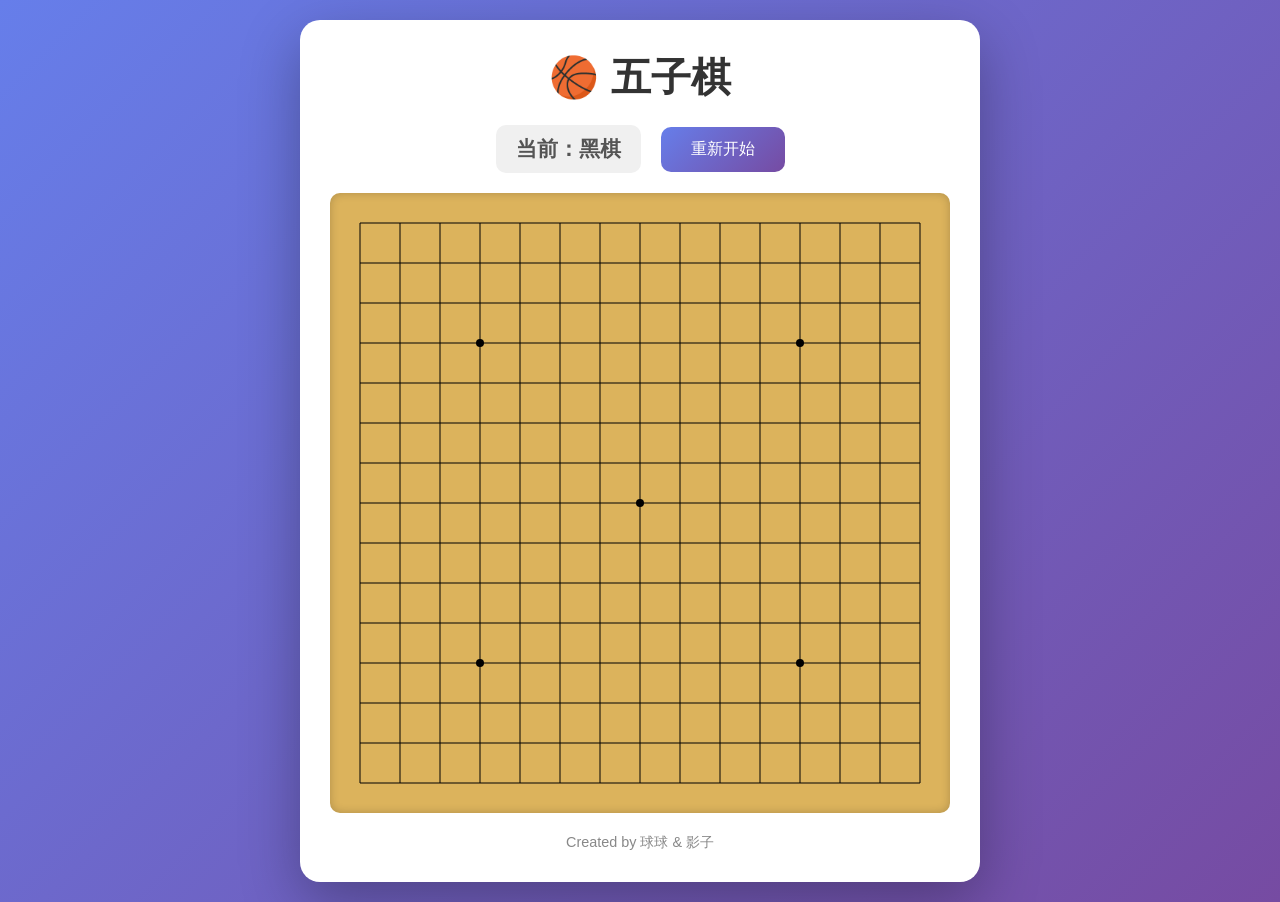
<file: index.html>
<!DOCTYPE html>
<html lang="zh-CN">
<head>
    <meta charset="UTF-8">
    <meta name="viewport" content="width=device-width, initial-scale=1.0">
    <title>五子棋游戏 - 球球 & 影子</title>
    <link rel="stylesheet" href="css/style.css">
</head>
<body>
    <div class="container">
        <h1>🏀 五子棋</h1>
        
        <div class="game-info">
            <div id="status">当前：黑棋</div>
            <button id="restartBtn" onclick="game.restart()">重新开始</button>
        </div>
        
        <div class="board-container">
            <canvas id="board"></canvas>
        </div>
        
        <div class="footer">
            <p>Created by 球球 & 影子</p>
        </div>
    </div>
    
    <script src="js/game.js"></script>
</body>
</html>
</file>
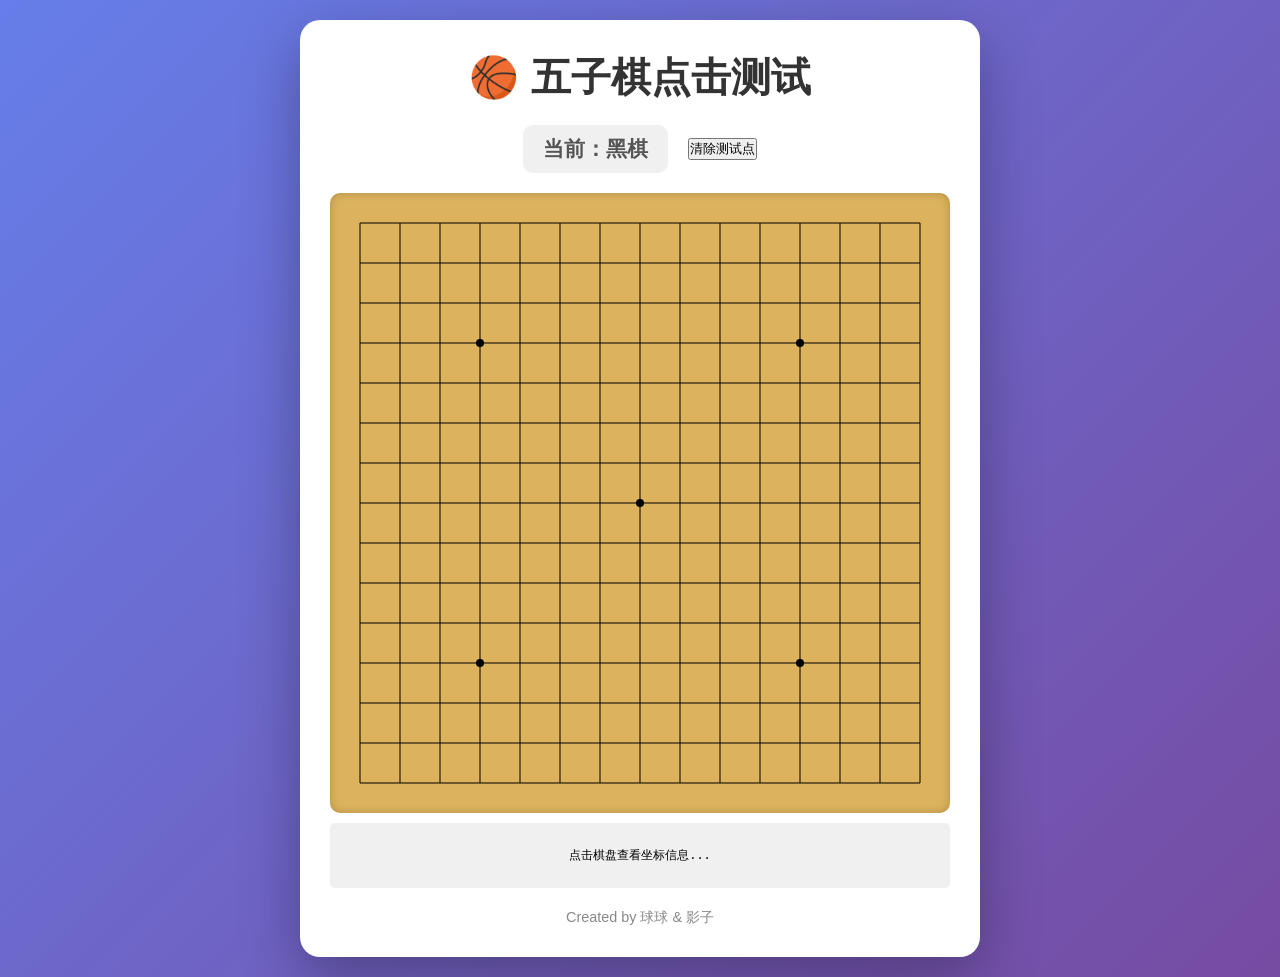
<file: test-click.html>
<!DOCTYPE html>
<html lang="zh-CN">
<head>
    <meta charset="UTF-8">
    <meta name="viewport" content="width=device-width, initial-scale=1.0">
    <title>五子棋点击测试</title>
    <link rel="stylesheet" href="css/style.css">
    <style>
        .debug-info {
            background: #f0f0f0;
            padding: 10px;
            margin: 10px 0;
            border-radius: 5px;
            font-family: monospace;
            font-size: 12px;
            white-space: pre-wrap;
        }
        .test-point {
            position: absolute;
            width: 10px;
            height: 10px;
            background: red;
            border-radius: 50%;
            pointer-events: none;
            transform: translate(-50%, -50%);
            z-index: 1000;
        }
    </style>
</head>
<body>
    <div class="container">
        <h1>🏀 五子棋点击测试</h1>
        
        <div class="game-info">
            <div id="status">点击棋盘任意位置测试坐标</div>
            <button onclick="clearTestPoints()">清除测试点</button>
        </div>
        
        <div class="board-container" style="position: relative;">
            <canvas id="board" width="600" height="600"></canvas>
        </div>
        
        <div class="debug-info" id="debugInfo">
点击棋盘查看坐标信息...
        </div>
        
        <div class="footer">
            <p>Created by 球球 & 影子</p>
        </div>
    </div>
    
    <script src="js/game.js"></script>
    <script>
        // 覆盖原有点击事件，添加调试功能
        const canvas = document.getElementById('board');
        const debugInfo = document.getElementById('debugInfo');
        
        // 游戏配置（与 game.js 保持一致）
        const boardSize = 15;
        const cellSize = 40;
        const padding = 20;
        
        // 绘制简单棋盘
        function drawTestBoard() {
            const ctx = canvas.getContext('2d');
            ctx.clearRect(0, 0, canvas.width, canvas.height);
            
            // 画背景
            ctx.fillStyle = '#dcb35c';
            ctx.fillRect(0, 0, canvas.width, canvas.height);
            
            // 画网格
            ctx.strokeStyle = '#000';
            ctx.lineWidth = 1;
            
            for (let i = 0; i < boardSize; i++) {
                // 横线
                ctx.beginPath();
                ctx.moveTo(padding, padding + i * cellSize);
                ctx.lineTo(padding + (boardSize - 1) * cellSize, padding + i * cellSize);
                ctx.stroke();
                
                // 竖线
                ctx.beginPath();
                ctx.moveTo(padding + i * cellSize, padding);
                ctx.lineTo(padding + i * cellSize, padding + (boardSize - 1) * cellSize);
                ctx.stroke();
            }
            
            // 画星位
            const starPoints = [[3, 3], [3, 11], [7, 7], [11, 3], [11, 11]];
            ctx.fillStyle = '#000';
            starPoints.forEach(([x, y]) => {
                ctx.beginPath();
                ctx.arc(padding + x * cellSize, padding + y * cellSize, 4, 0, Math.PI * 2);
                ctx.fill();
            });
        }
        
        function clearTestPoints() {
            document.querySelectorAll('.test-point').forEach(el => el.remove());
            drawTestBoard();
        }
        
        canvas.addEventListener('click', (e) => {
            const rect = canvas.getBoundingClientRect();
            
            // 原始鼠标坐标
            const mouseX = e.clientX;
            const mouseY = e.clientY;
            
            // 相对于 Canvas 的坐标
            const relativeX = mouseX - rect.left;
            const relativeY = mouseY - rect.top;
            
            // 转换为 Canvas 内部坐标
            const scaleX = canvas.width / rect.width;
            const scaleY = canvas.height / rect.height;
            const canvasX = relativeX * scaleX;
            const canvasY = relativeY * scaleY;
            
            // 计算交叉点
            const col = Math.round((canvasX - padding) / cellSize);
            const row = Math.round((canvasY - padding) / cellSize);
            
            // 计算应该在的位置
            const expectedX = padding + col * cellSize;
            const expectedY = padding + row * cellSize;
            
            // 显示调试信息
            const info = `
=== 点击坐标分析 ===
视口坐标: clientX=${mouseX.toFixed(2)}, clientY=${mouseY.toFixed(2)}
Canvas 显示尺寸: ${rect.width.toFixed(2)} x ${rect.height.toFixed(2)}
Canvas 内部尺寸: ${canvas.width} x ${canvas.height}
缩放比例: scaleX=${scaleX.toFixed(4)}, scaleY=${scaleY.toFixed(4)}

相对于 Canvas: x=${relativeX.toFixed(2)}, y=${relativeY.toFixed(2)}
转换后坐标: x=${canvasX.toFixed(2)}, y=${canvasY.toFixed(2)}

计算交叉点: col=${col}, row=${row}
期望位置: x=${expectedX}, y=${expectedY}
偏移误差: dx=${(canvasX - expectedX).toFixed(2)}, dy=${(canvasY - expectedY).toFixed(2)}

设备像素比 (DPR): ${window.devicePixelRatio}
            `.trim();
            
            debugInfo.textContent = info;
            
            // 在点击位置显示红点
            const testPoint = document.createElement('div');
            testPoint.className = 'test-point';
            testPoint.style.left = relativeX + 'px';
            testPoint.style.top = relativeY + 'px';
            canvas.parentElement.appendChild(testPoint);
            
            // 在期望位置画绿圈
            const ctx = canvas.getContext('2d');
            ctx.strokeStyle = '#00ff00';
            ctx.lineWidth = 3;
            ctx.beginPath();
            ctx.arc(expectedX, expectedY, 15, 0, Math.PI * 2);
            ctx.stroke();
            
            console.log(info);
        });
        
        // 初始化
        drawTestBoard();
        
        // 窗口大小改变时重绘
        window.addEventListener('resize', () => {
            setTimeout(drawTestBoard, 100);
        });
    </script>
</body>
</html>
</file>
<file: css/style.css>
* {
    margin: 0;
    padding: 0;
    box-sizing: border-box;
}

body {
    font-family: -apple-system, BlinkMacSystemFont, "Segoe UI", Roboto, "Helvetica Neue", Arial, sans-serif;
    background: linear-gradient(135deg, #667eea 0%, #764ba2 100%);
    min-height: 100vh;
    display: flex;
    justify-content: center;
    align-items: center;
    padding: 20px;
}

.container {
    background: white;
    border-radius: 20px;
    padding: 30px;
    box-shadow: 0 20px 60px rgba(0, 0, 0, 0.3);
    text-align: center;
}

h1 {
    color: #333;
    margin-bottom: 20px;
    font-size: 2.5em;
}

.game-info {
    display: flex;
    justify-content: center;
    align-items: center;
    gap: 20px;
    margin-bottom: 20px;
}

#status {
    font-size: 1.3em;
    font-weight: bold;
    color: #555;
    padding: 10px 20px;
    background: #f0f0f0;
    border-radius: 10px;
}

#restartBtn {
    padding: 12px 30px;
    font-size: 1em;
    background: linear-gradient(135deg, #667eea 0%, #764ba2 100%);
    color: white;
    border: none;
    border-radius: 10px;
    cursor: pointer;
    transition: transform 0.2s, box-shadow 0.2s;
}

#restartBtn:hover {
    transform: translateY(-2px);
    box-shadow: 0 5px 20px rgba(102, 126, 234, 0.4);
}

#restartBtn:active {
    transform: translateY(0);
}

.board-container {
    display: flex;
    justify-content: center;
    align-items: center;
    padding: 10px;
    background: #dcb35c;
    border-radius: 10px;
    box-shadow: inset 0 0 10px rgba(0, 0, 0, 0.2);
    /* 设置固定宽高，保持正方形 */
    width: 620px;
    height: 620px;
}

#board {
    display: block;
    cursor: pointer;
    /* Canvas 尺寸等于逻辑棋盘尺寸 */
    width: 600px;
    height: 600px;
}

.footer {
    margin-top: 20px;
    color: #888;
    font-size: 0.9em;
}

/* 胜利动画 */
.winner {
    animation: pulse 0.5s ease-in-out infinite alternate;
}

@keyframes pulse {
    from {
        transform: scale(1);
    }
    to {
        transform: scale(1.05);
    }
}

/* 响应式 */
@media (max-width: 650px) {
    .container {
        padding: 15px;
        margin: 10px;
    }

    .board-container {
        padding: 5px;
        /* 使用 viewport 宽度计算，确保正方形 */
        width: calc(100vw - 80px);
        height: calc(100vw - 80px);
        max-width: 360px;
        max-height: 360px;
        box-sizing: border-box;
    }

    #board {
        /* Canvas 尺寸 = 容器尺寸 - padding */
        width: calc(100% - 10px) !important;
        height: calc(100% - 10px) !important;
        max-width: 350px;
        max-height: 350px;
        display: block;
    }

    h1 {
        font-size: 1.5em;
    }

    .game-info {
        flex-direction: column;
        gap: 10px;
    }
}
</file>
